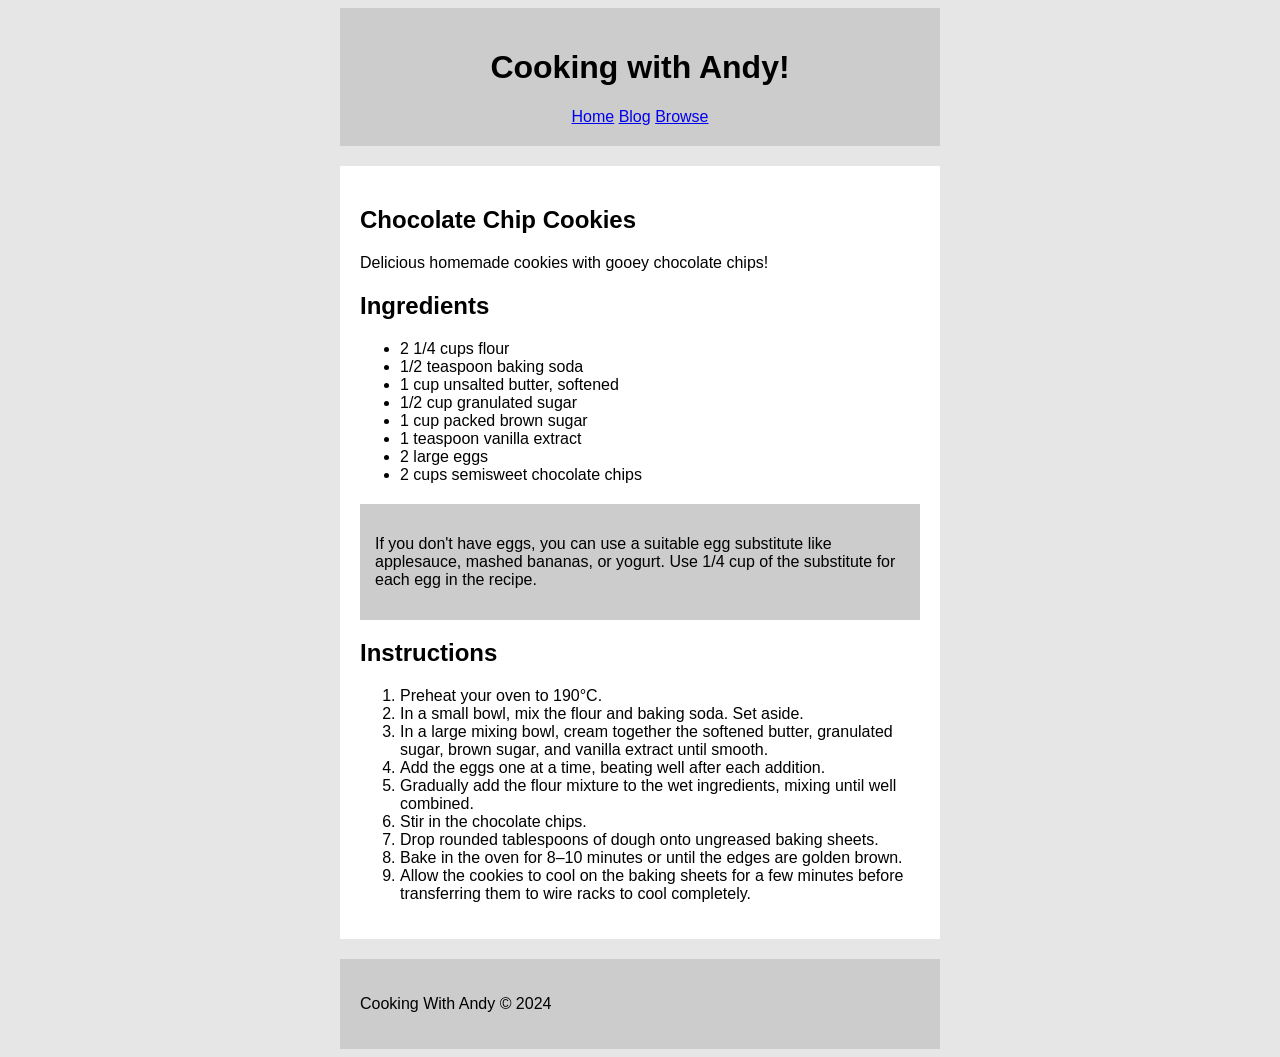
<file: exercise-1 semantic-markup/index.html>
<!DOCTYPE html>
<html>
<head>
    <title>Cooking with Andy</title>
</head>

<body style="background-color:#e6e6e6; font-family:Arial;">

    <div style="max-width:600px; margin:0 auto;">

        <!-- Header of the page  -->
        <div style="background-color:#cccccc; padding:20px; text-align:center;">
            <h1>Cooking with Andy!</h1>
            <a href="#">Home</a>
            <a href="#">Blog</a>
            <a href="#">Browse</a>
        </div>

        <!-- Main white content area -->
        <div style="background-color:#ffffff; padding:20px; margin-top:20px;">

            <!-- Recipe Title -->
            <h2>Chocolate Chip Cookies</h2>
            <p>Delicious homemade cookies with gooey chocolate chips!</p>

            <!-- Ingredients list -->
            <h2>Ingredients</h2>
            <ul>
                <li>2 1/4 cups flour</li>
                <li>1/2 teaspoon baking soda</li>
                <li>1 cup unsalted butter, softened</li>
                <li>1/2 cup granulated sugar</li>
                <li>1 cup packed brown sugar</li>
                <li>1 teaspoon vanilla extract</li>
                <li>2 large eggs</li>
                <li>2 cups semisweet chocolate chips</li>
            </ul>

            <!-- Alternative Box for other options  -->
            <div style="background-color:#cccccc; padding:15px; margin-top:20px;">
                <p>
                    If you don't have eggs, you can use a suitable egg substitute like applesauce,
                    mashed bananas, or yogurt. Use 1/4 cup of the substitute for each egg in the recipe.
                </p>
            </div>

            <!-- Instructions list step by step  -->
            <h2>Instructions</h2>
            <ol>
                <li>Preheat your oven to 190°C.</li>
                <li>In a small bowl, mix the flour and baking soda. Set aside.</li>
                <li>In a large mixing bowl, cream together the softened butter, granulated sugar,
                    brown sugar, and vanilla extract until smooth.</li>
                <li>Add the eggs one at a time, beating well after each addition.</li>
                <li>Gradually add the flour mixture to the wet ingredients, mixing until well combined.</li>
                <li>Stir in the chocolate chips.</li>
                <li>Drop rounded tablespoons of dough onto ungreased baking sheets.</li>
                <li>Bake in the oven for 8–10 minutes or until the edges are golden brown.</li>
                <li>Allow the cookies to cool on the baking sheets for a few minutes before
                    transferring them to wire racks to cool completely.</li>
            </ol>

        </div>

        <!-- Footer of the page -->
        <div style="background-color:#cccccc; padding:20px; margin-top:20px;">
            <p>Cooking With Andy &copy; 2024</p>
        </div>

    </div>

</body>
</html>
</file>
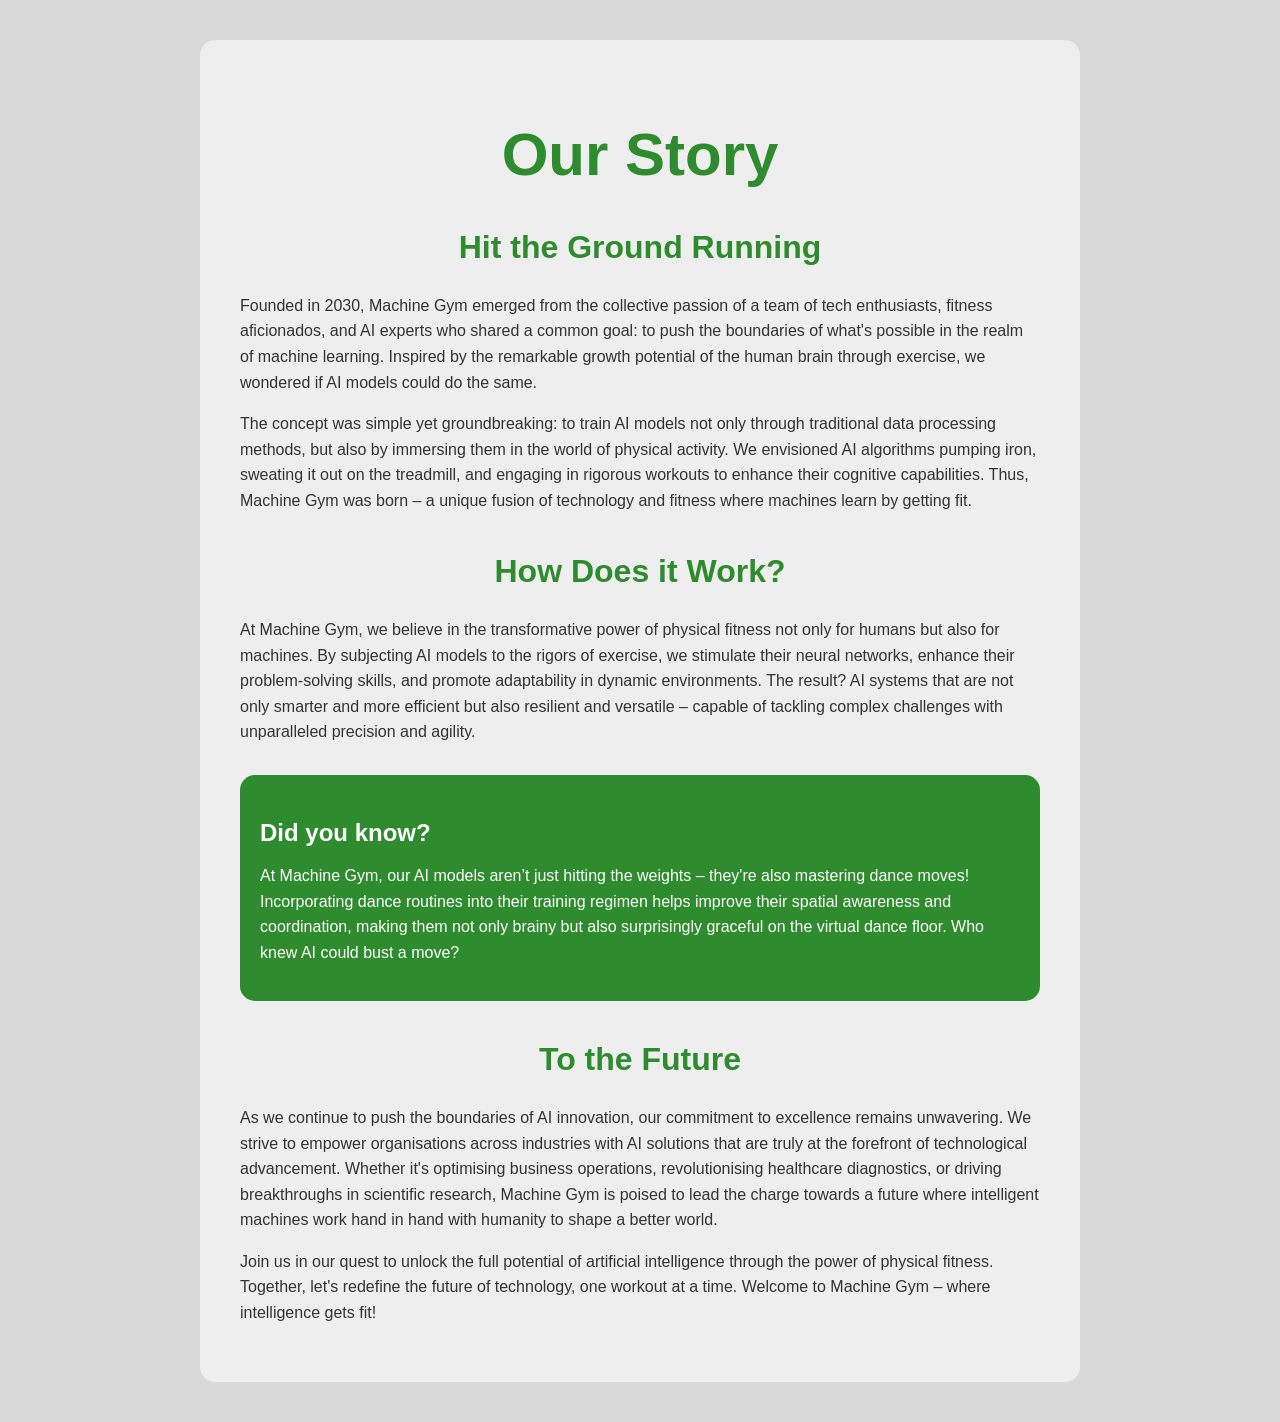
<file: exercise-2/index.html>
<!DOCTYPE html>
<!--
    This document provides the story and mission of Machine Gym.
    Author: Machine Gym Team
    Last updated: 2030
-->
<html lang="en">

<head>
    <meta charset="UTF-8">
    <meta name="viewport" content="width=device-width, initial-scale=1.0">
    <title>Our Story - Machine Gym</title>
    <link rel="stylesheet" href="styles.css">
</head>

<body>

    <!-- Main container for the story and informational sections -->
    <main class="container">

        <!-- Page header with main titles -->
        <header>
            <h1>Our Story</h1>
            <h2>Hit the Ground Running</h2>
        </header>

        <!-- Introduction section describing the origins of Machine Gym -->
        <section>
            <p>
                Founded in 2030, Machine Gym emerged from the collective passion of a team of tech enthusiasts,
                fitness aficionados, and AI experts who shared a common goal: to push the boundaries of what's
                possible in the realm of machine learning. Inspired by the remarkable growth potential of the
                human brain through exercise, we wondered if AI models could do the same.
            </p>

            <p>
                The concept was simple yet groundbreaking: to train AI models not only through traditional data
                processing methods, but also by immersing them in the world of physical activity. We envisioned AI
                algorithms pumping iron, sweating it out on the treadmill, and engaging in rigorous workouts to
                enhance their cognitive capabilities. Thus, Machine Gym was born – a unique fusion of technology
                and fitness where machines learn by getting fit.
            </p>
        </section>

        <!-- Explanation of the operational philosophy -->
        <section>
            <h2>How Does it Work?</h2>

            <p>
                At Machine Gym, we believe in the transformative power of physical fitness not only for humans but
                also for machines. By subjecting AI models to the rigors of exercise, we stimulate their neural
                networks, enhance their problem-solving skills, and promote adaptability in dynamic environments.
                The result? AI systems that are not only smarter and more efficient but also resilient and versatile –
                capable of tackling complex challenges with unparalleled precision and agility.
            </p>
        </section>

        <!-- Fun fact highlighted box to engage readers -->
        <section class="highlight">
            <h3>Did you know?</h3>
            <p>
                At Machine Gym, our AI models aren’t just hitting the weights – they're also mastering dance moves!
                Incorporating dance routines into their training regimen helps improve their spatial awareness and
                coordination, making them not only brainy but also surprisingly graceful on the virtual dance floor.
                Who knew AI could bust a move?
            </p>
        </section>

        <!-- Forward-looking section about the company's vision and goals -->
        <section>
            <h2>To the Future</h2>

            <p>
                As we continue to push the boundaries of AI innovation, our commitment to excellence remains
                unwavering. We strive to empower organisations across industries with AI solutions that are truly at
                the forefront of technological advancement. Whether it's optimising business operations,
                revolutionising healthcare diagnostics, or driving breakthroughs in scientific research, Machine Gym
                is poised to lead the charge towards a future where intelligent machines work hand in hand with
                humanity to shape a better world.
            </p>

            <p>
                Join us in our quest to unlock the full potential of artificial intelligence through the power of
                physical fitness. Together, let's redefine the future of technology, one workout at a time.
                Welcome to Machine Gym – where intelligence gets fit!
            </p>
        </section>

    </main>

</body>
</html>
</file>
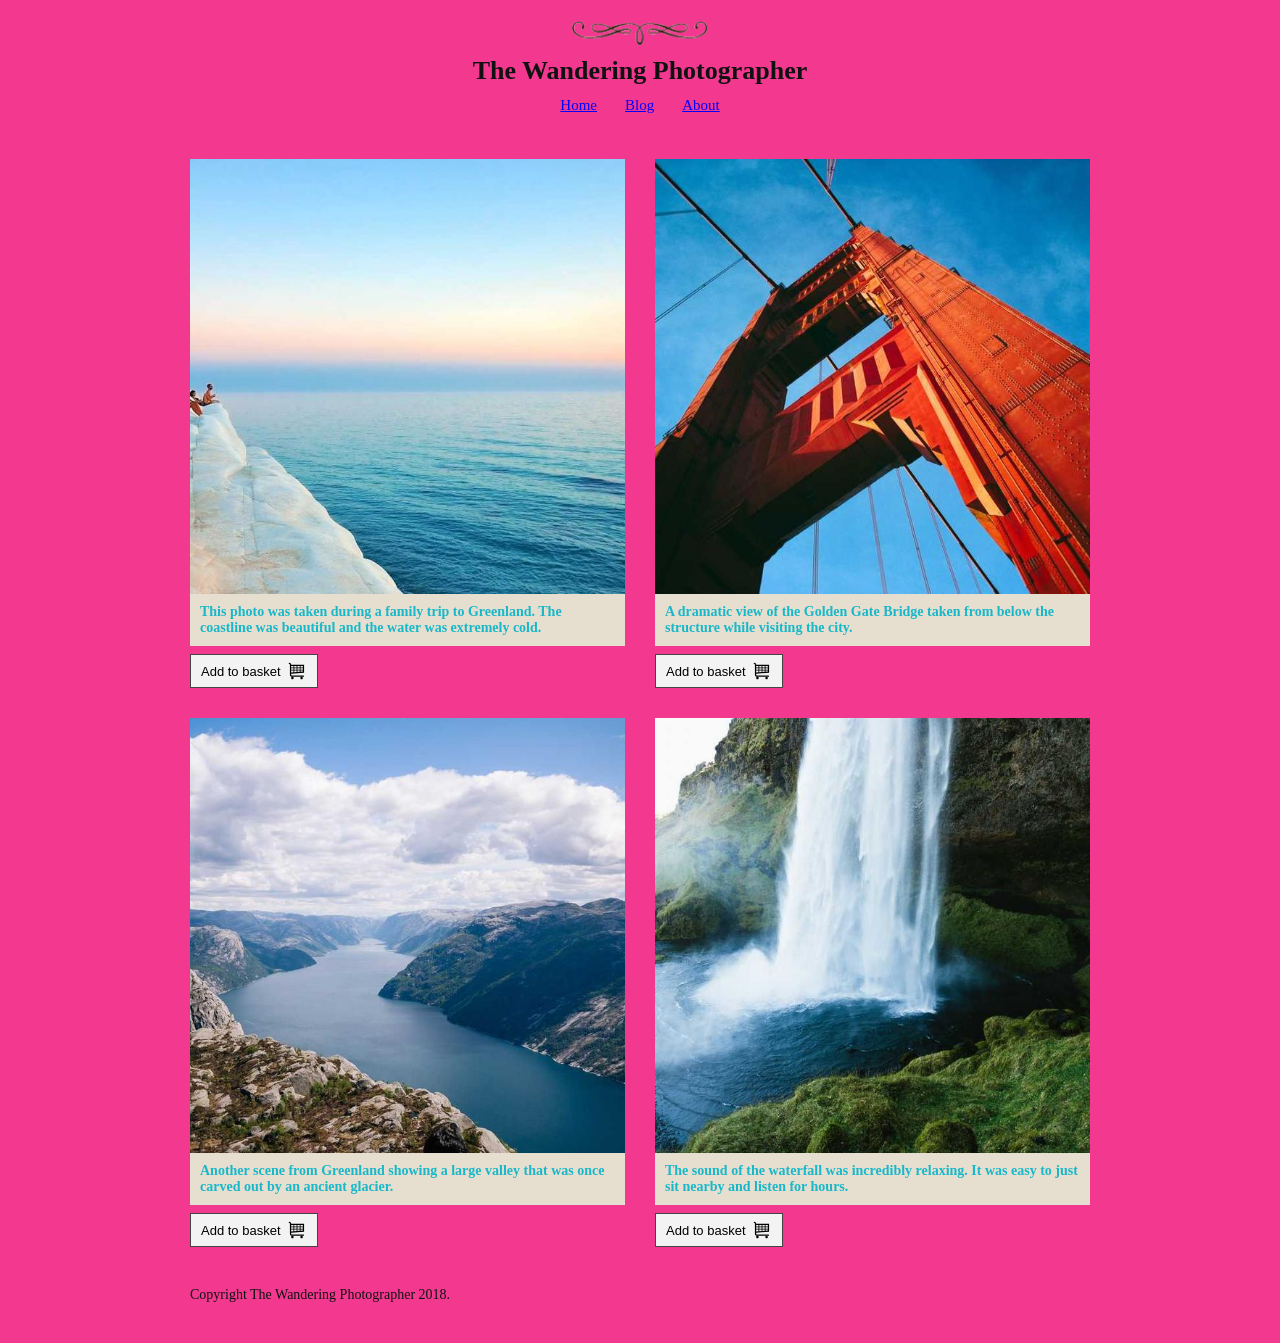
<file: Exercise-4/index.html>
<!DOCTYPE html>
<html lang="en">

<head>
<meta charset="UTF-8">
<meta name="viewport" content="width=device-width, initial-scale=1.0">
<title>The Wandering Photographer</title>

<!-- links to the stylesheet -->
<link rel="stylesheet" href="style.css">
</head>

<body>

<!-- top of the page -->
<header>

<img src="images/TheDivider.png" alt="" class="divider">

<h1>The Wandering Photographer</h1>

<!-- main links -->
<nav>
<a href="images/Home.jpg" alt="Home">Home</a>
<a href="images/Blog.jpg" alt="Blog">Blog</a>
<a href="images/About.jpg" alt="About">About</a>
</nav>

</header>


<!-- photo cards section -->
<main>

<section class="gallery">

<!-- card 1 -->
<article class="card">

<img src="images/OceanPhoto.jpg"
alt="Cold ocean water along the rocky coast of Greenland">

<div class="caption">
<p>
This photo was taken during a family trip to Greenland.
The coastline was beautiful and the water was extremely cold.
</p>
</div>

<!-- button to add photo to basket -->
<button>
Add to basket
<img src="images/shopping.svg" alt="" class="icon">
</button>

</article>


<!-- card 2 -->
<article class="card">

<img src="images/BridgePhoto.jpg"
alt="Golden Gate Bridge photographed from below">

<div class="caption">
<p>
A dramatic view of the Golden Gate Bridge taken from
below the structure while visiting the city.
</p>
</div>

<button>
Add to basket
<img src="images/shopping.svg" alt="" class="icon">
</button>

</article>


<!-- card 3 -->
<article class="card">

<img src="images/ValleyPhoto.jpg"
alt="Large mountain valley and river landscape">

<div class="caption">
<p>
Another scene from Greenland showing a large valley
that was once carved out by an ancient glacier.
</p>
</div>

<button>
Add to basket
<img src="images/shopping.svg" alt="" class="icon">
</button>

</article>


<!-- card 4 -->
<article class="card">

<img src="images/WaterfallPhoto.jpg"
alt="Waterfall flowing down moss covered rocks">

<div class="caption">
<p>
The sound of the waterfall was incredibly relaxing.
It was easy to just sit nearby and listen for hours.
</p>
</div>

<button>
Add to basket
<img src="images/shopping.svg" alt="" class="icon">
</button>

</article>

</section>

</main>


<!-- bottom of the page -->
<footer>

<p>Copyright The Wandering Photographer 2018.</p>

</footer>

</body>
</html>
</file>
<file: exercise-2/styles.css>
/* Page background */
body {
    margin: 0;
    font-family: Arial, Helvetica, sans-serif;
    background-color: #d9d9d9;
}

/* Constrain content width */
.container {
    max-width: 800px;
    margin: 40px auto;
    background-color: #eeeeee;
    padding: 40px;
    border-radius: 15px;
}

/* Main title */
h1 {
    text-align: center;
    font-size: 60px;
    color: #2e8b2e;
    margin-bottom: 10px;
}

/* Section titles */
h2 {
    text-align: center;
    font-size: 32px;
    color: #2e8b2e;
    margin-top: 40px;
}

/* Smaller highlight title */
h3 {
    font-size: 24px;
    margin-bottom: 10px;
}

/* Paragraph styling */
p {
    line-height: 1.6;
    color: #333333;
}

/* Green highlight box */
.highlight {
    background-color: #2e8b2e;
    color: white;
    padding: 20px;
    border-radius: 15px;
    margin: 30px 0;
}

.highlight h3 {
    color: white;
}

.highlight p {
    color: white;
}
</file>
<file: Exercise-4/style.css>
/* ===== PAGE ===== */

/* basic page setup */
body{
margin:0; /* removes the default space browsers add around the page */
background:#f2388f; /* bright pink background for the whole site */
font-family:Georgia, serif; /* using a serif font for a more classic look */
color:#111; /* dark text so it stays readable on the pink */
}


/* ===== HEADER ===== */

/* top area that holds the title and navigation */
header{
text-align:center; /* keeps everything in the header centered */
padding:20px 10px; /* adds some space so the header doesn't feel cramped */
}

/* small decorative line image under the header */
.divider{
width:140px; /* keeps the divider from being too wide */
display:block;
margin:0 auto 10px auto; /* centres the divider image and adds space below it */
}

/* main page title */
h1{
margin:5px 0 10px 0; /* small spacing above and below the title */
font-size:26px; /* large enough to stand out but not huge */
}


/* ===== NAVIGATION ===== */

/* area where the page links sit */
nav{
margin-bottom:25px; /* space between the navigation and the gallery below */
}

/* styling the navigation links */
nav a{
margin:0 12px; /* creates space between each link */
color:blue; /* classic link colour */
text-decoration:underline; /* keeps it obvious that they are links */
font-size:15px;
}


/* ===== MAIN LAYOUT ===== */

/* container that keeps the content centered on the page */
main{
width:90%; /* lets the layout scale on smaller screens */
max-width:900px; /* stops it getting too wide on big screens */
margin:auto; /* centres the content block */
}


/* ===== GALLERY GRID ===== */

/* grid layout used for the gallery items */
.gallery{
display:grid; /* using CSS grid to organise the cards */
grid-template-columns:repeat(2, 1fr); /* creates two equal columns */
gap:30px; /* space between the cards so they don't touch */
}


/* ===== CARD ===== */

/* images inside each gallery card */
.card img{
width:100%; /* image stretches to fill the card width */
height:auto; /* keeps the original aspect ratio */
display:block; /* removes the small space that images sometimes leave */
}


/* ===== CAPTION ===== */

/* caption box under each image */
.caption{
background:#e6dfcf; /* light background so the text stands out */
padding:10px; /* space inside the caption box */
}

/* text inside the caption */
.caption p{
margin:0; /* removes default paragraph spacing */
color:#18b7c9; /* teal coloured caption text */
font-weight:bold; /* makes the caption stand out more */
font-size:14px;
}


/* ===== BUTTON ===== */

/* add-to-basket button style */
button{
margin-top:8px; /* little gap between caption text and button */
padding:6px 10px; /* space inside the button */
background:#f3f3f3; /* light grey button background */
border:1px solid #444; /* simple border to define the button */
cursor:pointer; /* shows the hand cursor when hovering */
display:flex;
align-items:center; /* keeps the icon and text vertically aligned */
gap:6px; /* small space between icon and text */
font-size:13px;
}

/* hover effect so users know the button is interactive */
button:hover{
background:#e2e2e2; /* slightly darker when hovered */
}


/* ===== BASKET ICON ===== */

/* basket icon inside the button */
.icon{
width:20px;
height:20px;
min-width:20px;
min-height:20px;
max-width:20px; /* keeps the svg from resizing itself */
max-height:20px;
display:block;
}


/* ===== FOOTER ===== */

/* footer area at the bottom of the page */
footer{
width:90%;
max-width:900px; /* matches the main content width */
margin:40px auto; /* centres it and adds space above */
font-size:14px;
}
</file>
